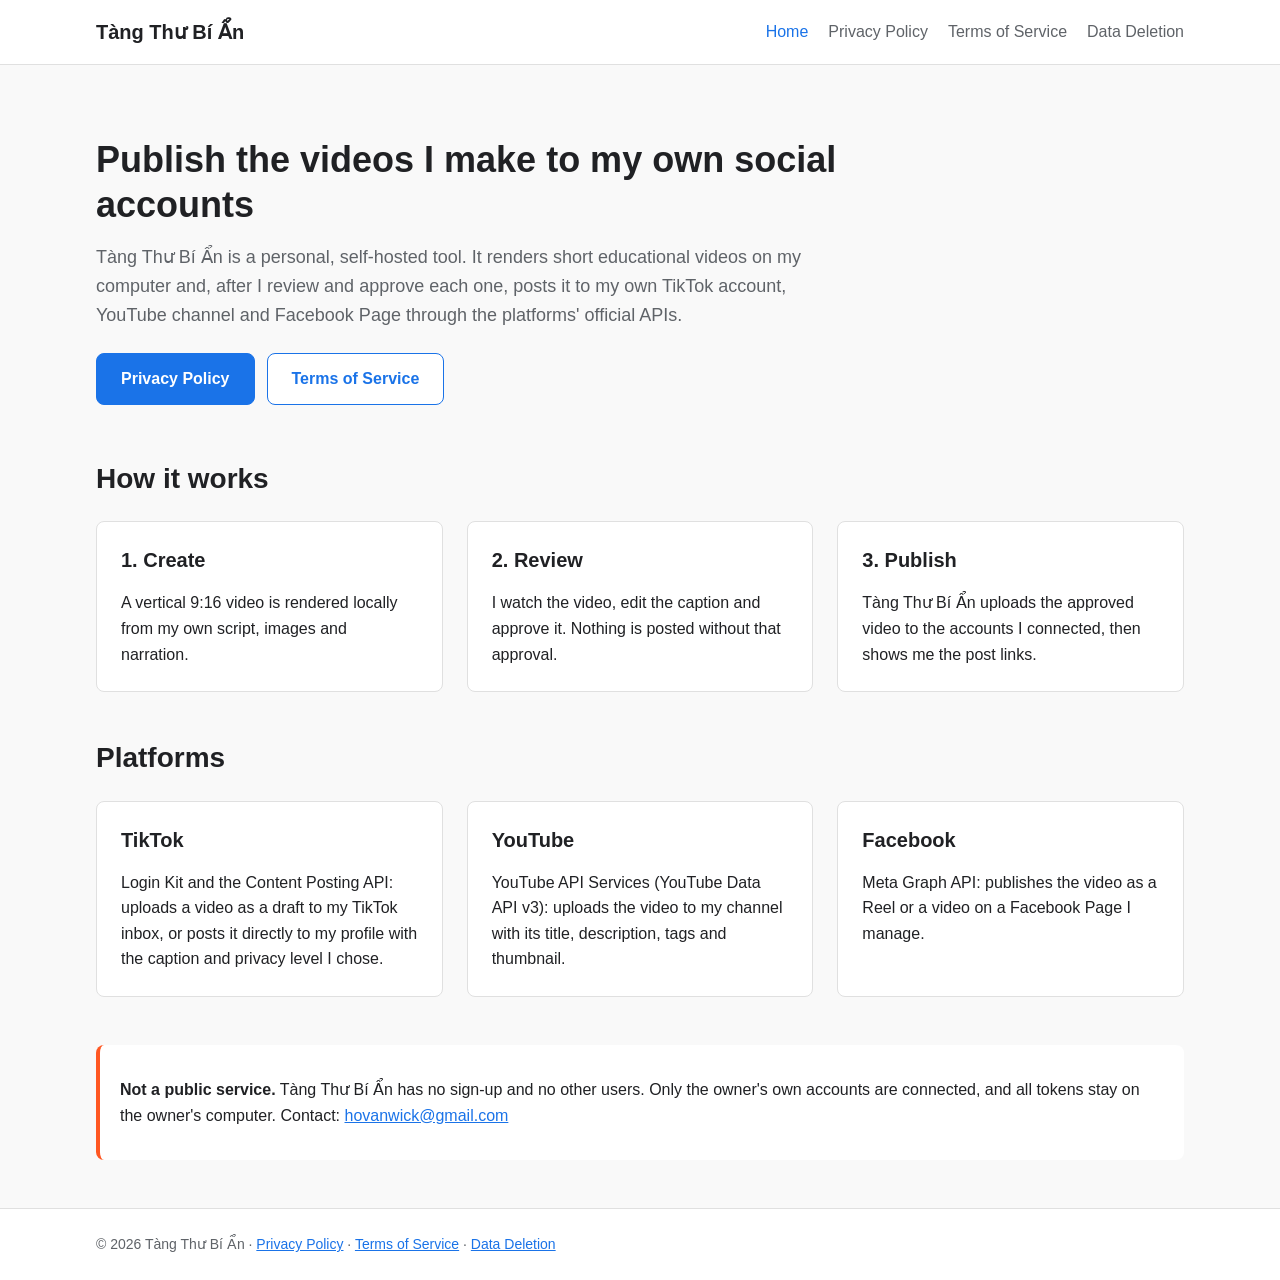
<file: index.html>
<!doctype html>
<html lang="en">
<head>
<meta charset="utf-8">
<meta name="viewport" content="width=device-width, initial-scale=1">
<title>Tàng Thư Bí Ẩn — publish my own videos to TikTok, YouTube and Facebook</title>
<meta name="description" content="Tàng Thư Bí Ẩn is a personal, self-hosted tool that publishes videos its owner creates to the owner's own TikTok account, YouTube channel and Facebook Page.">
<link rel="stylesheet" href="style.css">
</head>
<body>
<header class="site-header">
  <div class="container">
    <a class="brand" href="index.html">Tàng Thư Bí Ẩn</a>
    <nav class="site-nav" aria-label="Main">
      <a href="index.html" aria-current="page">Home</a>
      <a href="privacy.html">Privacy Policy</a>
      <a href="terms.html">Terms of Service</a>
      <a href="data-deletion.html">Data Deletion</a>
    </nav>
  </div>
</header>

<main>
  <div class="container">
    <section class="hero">
      <h1>Publish the videos I make to my own social accounts</h1>
      <p class="lead">Tàng Thư Bí Ẩn is a personal, self-hosted tool. It renders short educational videos on my
        computer and, after I review and approve each one, posts it to my own TikTok account,
        YouTube channel and Facebook Page through the platforms' official APIs.</p>
      <div class="actions">
        <a class="button" href="privacy.html">Privacy Policy</a>
        <a class="button secondary" href="terms.html">Terms of Service</a>
      </div>
    </section>

    <h2 class="section-title">How it works</h2>
    <div class="grid-cards">
      <div class="card">
        <h3>1. Create</h3>
        <p>A vertical 9:16 video is rendered locally from my own script, images and narration.</p>
      </div>
      <div class="card">
        <h3>2. Review</h3>
        <p>I watch the video, edit the caption and approve it. Nothing is posted without that approval.</p>
      </div>
      <div class="card">
        <h3>3. Publish</h3>
        <p>Tàng Thư Bí Ẩn uploads the approved video to the accounts I connected, then shows me the post links.</p>
      </div>
    </div>

    <h2 class="section-title">Platforms</h2>
    <div class="grid-cards">
      <div class="card">
        <h3>TikTok</h3>
        <p>Login Kit and the Content Posting API: uploads a video as a draft to my TikTok inbox, or posts it
          directly to my profile with the caption and privacy level I chose.</p>
      </div>
      <div class="card">
        <h3>YouTube</h3>
        <p>YouTube API Services (YouTube Data API v3): uploads the video to my channel with its title,
          description, tags and thumbnail.</p>
      </div>
      <div class="card">
        <h3>Facebook</h3>
        <p>Meta Graph API: publishes the video as a Reel or a video on a Facebook Page I manage.</p>
      </div>
    </div>

    <div class="section-title note">
      <p><strong>Not a public service.</strong> Tàng Thư Bí Ẩn has no sign-up and no other users. Only the owner's
        own accounts are connected, and all tokens stay on the owner's computer.
        Contact: <a href="mailto:hovanwick@gmail.com">hovanwick@gmail.com</a></p>
    </div>
  </div>
</main>

<footer class="site-footer">
  <div class="container">
    <p>© 2026 Tàng Thư Bí Ẩn · <a href="privacy.html">Privacy Policy</a> · <a href="terms.html">Terms of Service</a> ·
      <a href="data-deletion.html">Data Deletion</a></p>
  </div>
</footer>
</body>
</html>
</file>
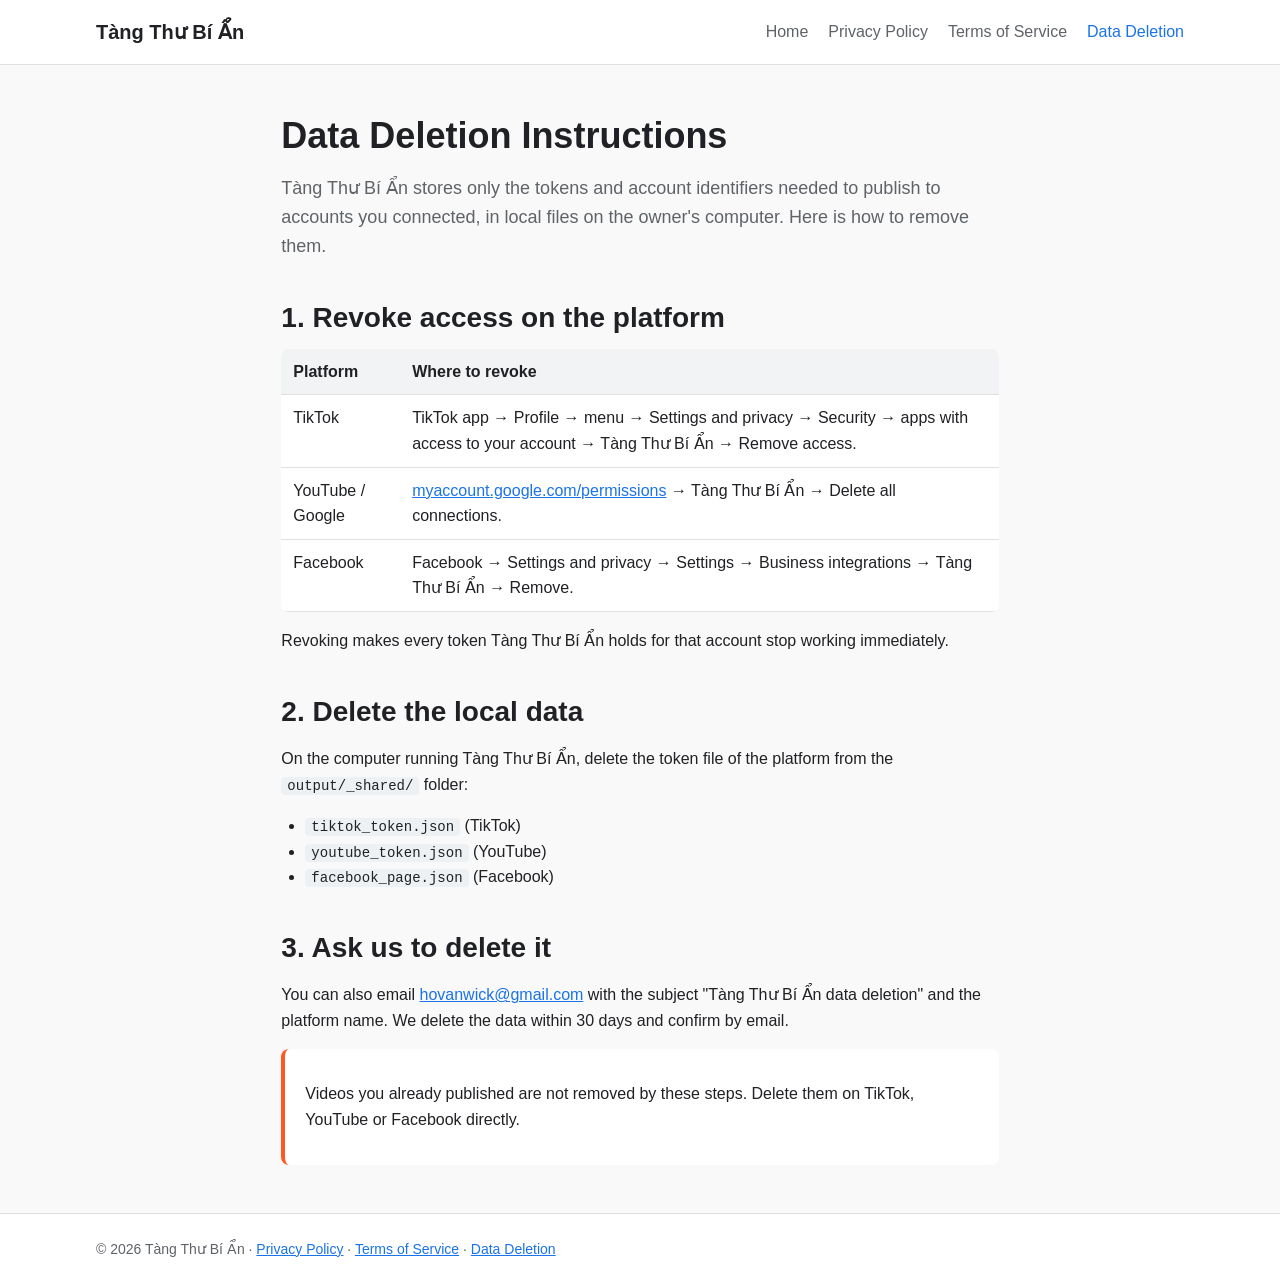
<file: data-deletion.html>
<!doctype html>
<html lang="en">
<head>
<meta charset="utf-8">
<meta name="viewport" content="width=device-width, initial-scale=1">
<title>Data Deletion — Tàng Thư Bí Ẩn</title>
<meta name="description" content="How to disconnect TikTok, YouTube or Facebook from Tàng Thư Bí Ẩn and delete the data it stores.">
<link rel="stylesheet" href="style.css">
</head>
<body>
<header class="site-header">
  <div class="container">
    <a class="brand" href="index.html">Tàng Thư Bí Ẩn</a>
    <nav class="site-nav" aria-label="Main">
      <a href="index.html">Home</a>
      <a href="privacy.html">Privacy Policy</a>
      <a href="terms.html">Terms of Service</a>
      <a href="data-deletion.html" aria-current="page">Data Deletion</a>
    </nav>
  </div>
</header>

<main>
  <div class="container">
    <article class="content">
      <h1>Data Deletion Instructions</h1>
      <p class="lead">Tàng Thư Bí Ẩn stores only the tokens and account identifiers needed to publish to accounts you
        connected, in local files on the owner's computer. Here is how to remove them.</p>

      <h2>1. Revoke access on the platform</h2>
      <div class="table-wrap">
        <table>
          <thead>
            <tr><th scope="col">Platform</th><th scope="col">Where to revoke</th></tr>
          </thead>
          <tbody>
            <tr>
              <td>TikTok</td>
              <td>TikTok app → Profile → menu → Settings and privacy → Security → apps with access to your
                account → Tàng Thư Bí Ẩn → Remove access.</td>
            </tr>
            <tr>
              <td>YouTube / Google</td>
              <td><a href="https://myaccount.google.com/permissions">myaccount.google.com/permissions</a> →
                Tàng Thư Bí Ẩn → Delete all connections.</td>
            </tr>
            <tr>
              <td>Facebook</td>
              <td>Facebook → Settings and privacy → Settings → Business integrations → Tàng Thư Bí Ẩn → Remove.</td>
            </tr>
          </tbody>
        </table>
      </div>
      <p>Revoking makes every token Tàng Thư Bí Ẩn holds for that account stop working immediately.</p>

      <h2>2. Delete the local data</h2>
      <p>On the computer running Tàng Thư Bí Ẩn, delete the token file of the platform from the
        <code>output/_shared/</code> folder:</p>
      <ul>
        <li><code>tiktok_token.json</code> (TikTok)</li>
        <li><code>youtube_token.json</code> (YouTube)</li>
        <li><code>facebook_page.json</code> (Facebook)</li>
      </ul>

      <h2>3. Ask us to delete it</h2>
      <p>You can also email <a href="mailto:hovanwick@gmail.com">hovanwick@gmail.com</a> with the subject
        "Tàng Thư Bí Ẩn data deletion" and the platform name. We delete the data within 30 days and confirm by
        email.</p>

      <div class="note">
        <p>Videos you already published are not removed by these steps. Delete them on TikTok, YouTube or
          Facebook directly.</p>
      </div>
    </article>
  </div>
</main>

<footer class="site-footer">
  <div class="container">
    <p>© 2026 Tàng Thư Bí Ẩn · <a href="privacy.html">Privacy Policy</a> · <a href="terms.html">Terms of Service</a> ·
      <a href="data-deletion.html">Data Deletion</a></p>
  </div>
</footer>
</body>
</html>
</file>
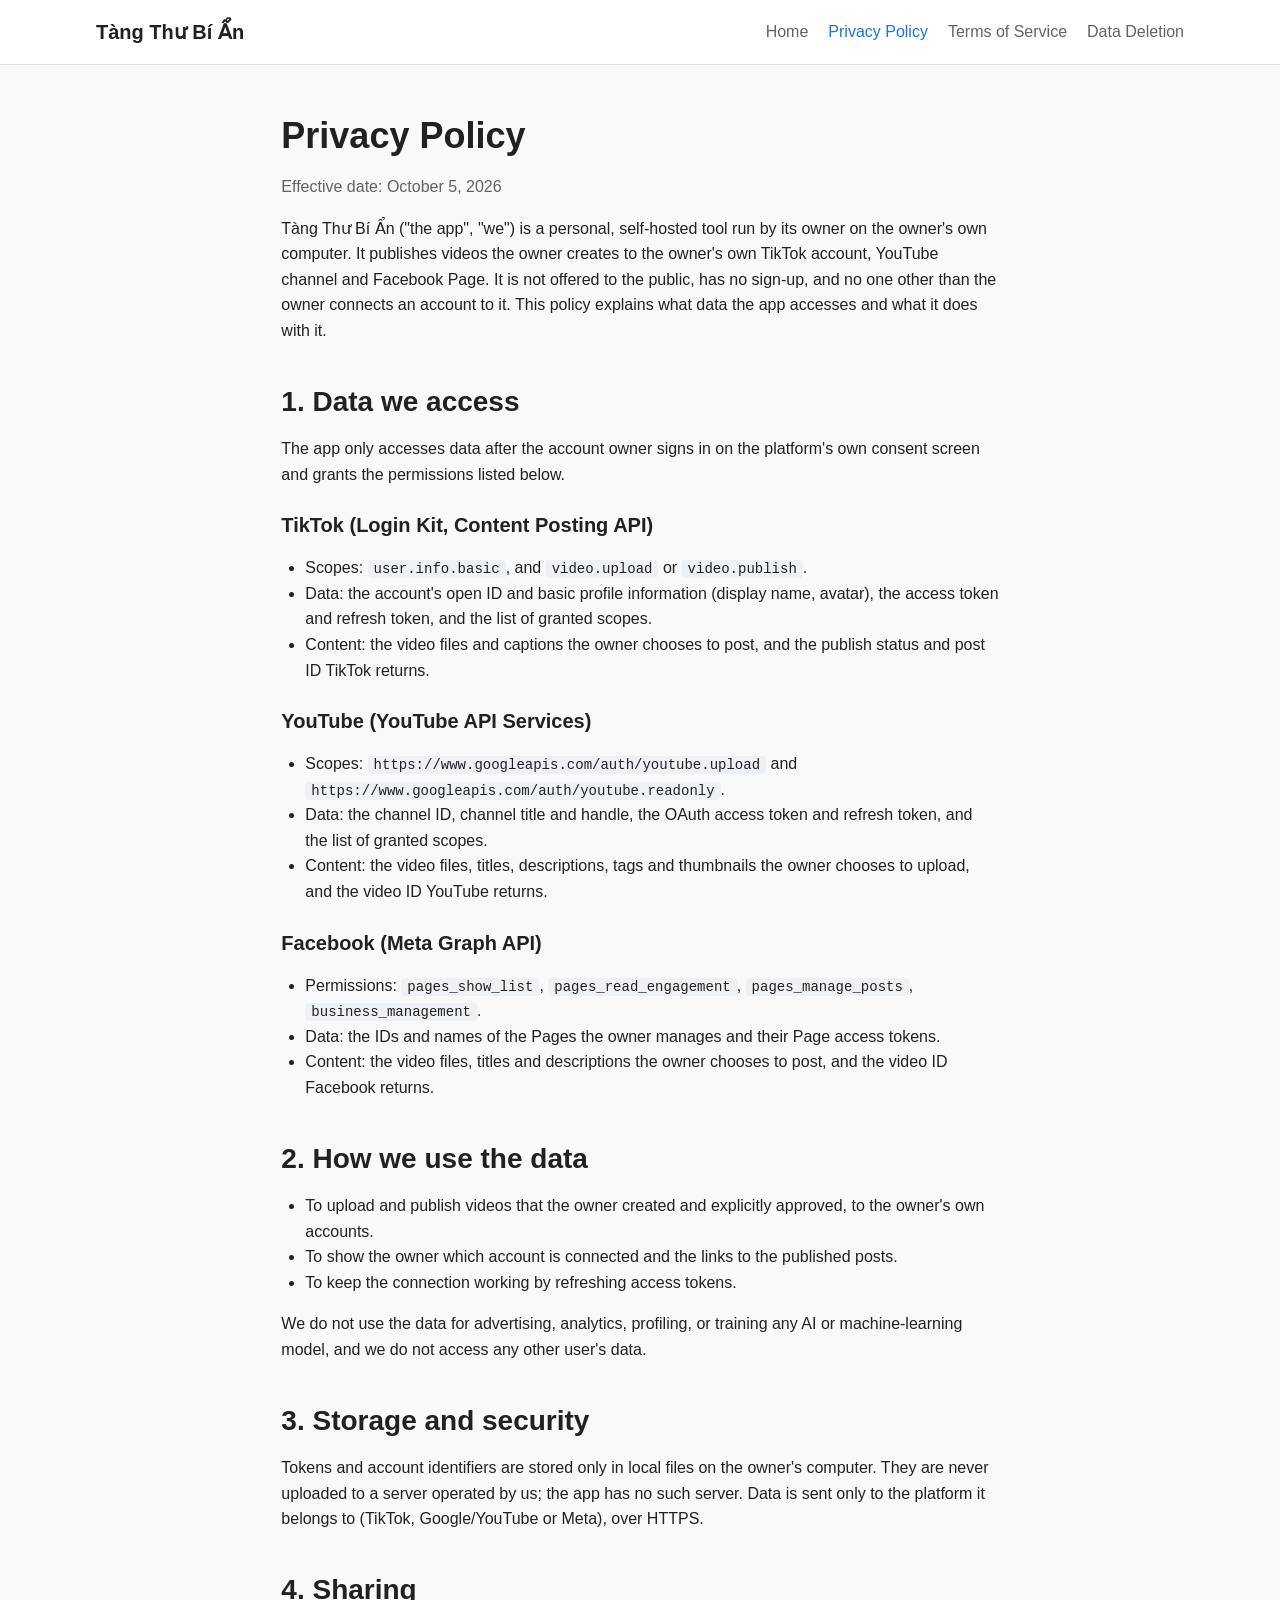
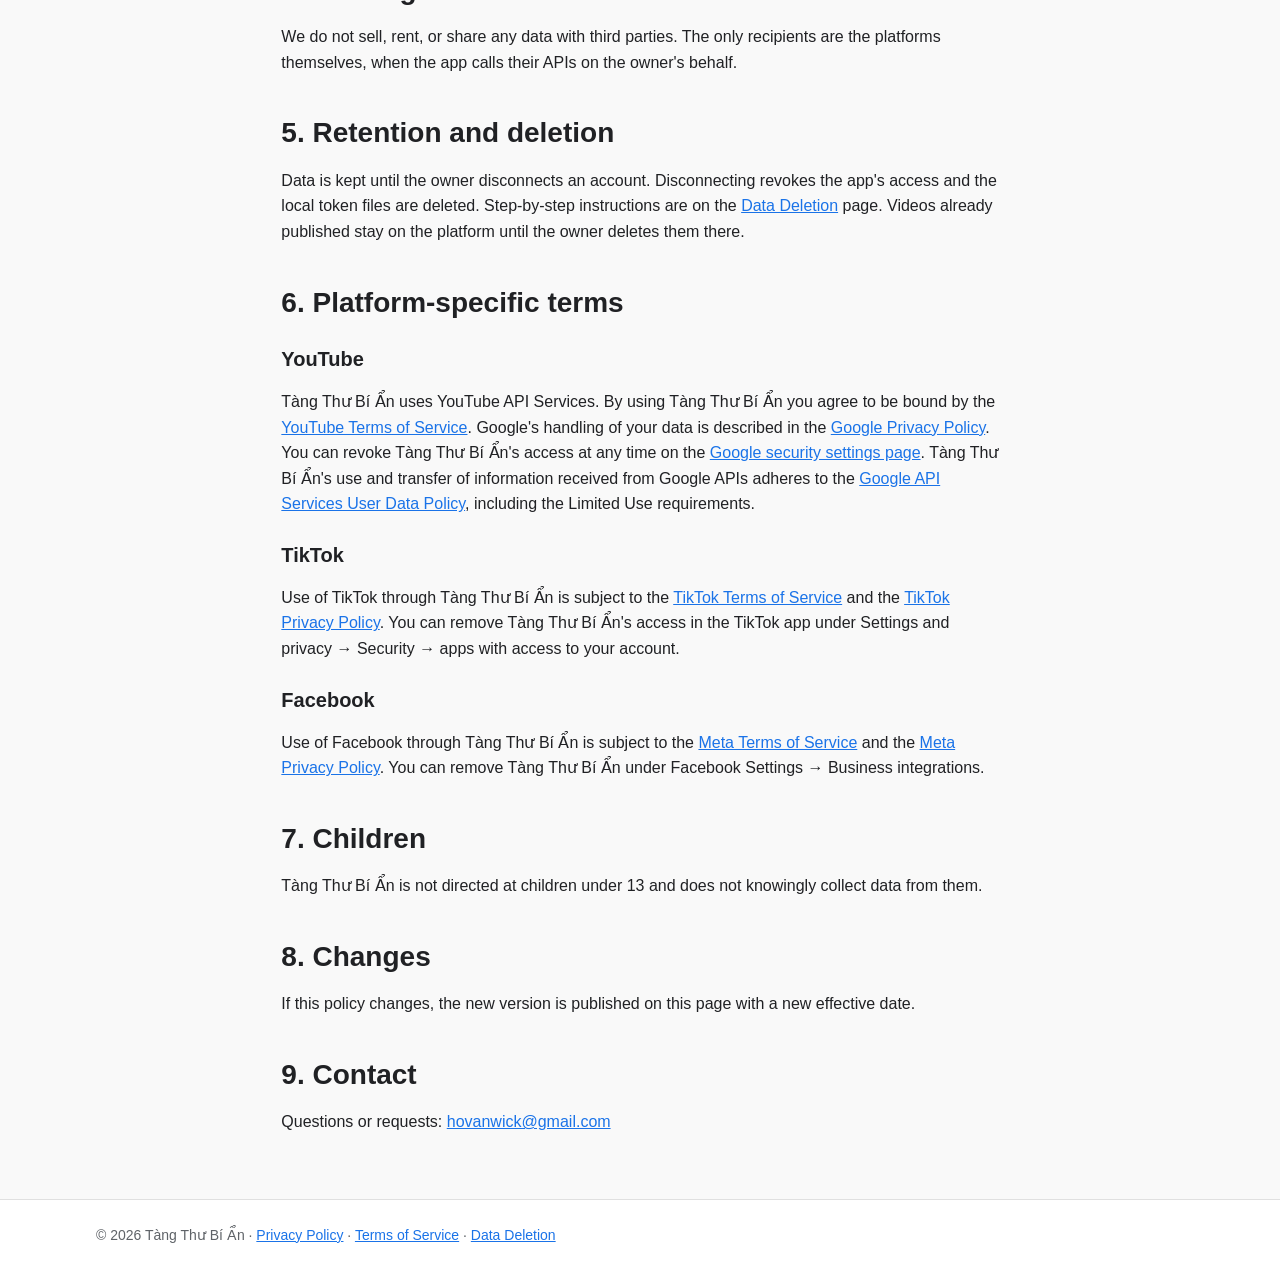
<file: privacy.html>
<!doctype html>
<html lang="en">
<head>
<meta charset="utf-8">
<meta name="viewport" content="width=device-width, initial-scale=1">
<title>Privacy Policy — Tàng Thư Bí Ẩn</title>
<meta name="description" content="How Tàng Thư Bí Ẩn accesses, uses, stores and deletes data from TikTok, YouTube and Facebook.">
<link rel="stylesheet" href="style.css">
</head>
<body>
<header class="site-header">
  <div class="container">
    <a class="brand" href="index.html">Tàng Thư Bí Ẩn</a>
    <nav class="site-nav" aria-label="Main">
      <a href="index.html">Home</a>
      <a href="privacy.html" aria-current="page">Privacy Policy</a>
      <a href="terms.html">Terms of Service</a>
      <a href="data-deletion.html">Data Deletion</a>
    </nav>
  </div>
</header>

<main>
  <div class="container">
    <article class="content">
      <h1>Privacy Policy</h1>
      <p class="muted">Effective date: October 5, 2026</p>

      <p>Tàng Thư Bí Ẩn ("the app", "we") is a personal, self-hosted tool run by its owner on the owner's own
        computer. It publishes videos the owner creates to the owner's own TikTok account, YouTube channel
        and Facebook Page. It is not offered to the public, has no sign-up, and no one other than the owner
        connects an account to it. This policy explains what data the app accesses and what it does with it.</p>

      <h2>1. Data we access</h2>
      <p>The app only accesses data after the account owner signs in on the platform's own consent screen
        and grants the permissions listed below.</p>

      <h3>TikTok (Login Kit, Content Posting API)</h3>
      <ul>
        <li>Scopes: <code>user.info.basic</code>, and <code>video.upload</code> or <code>video.publish</code>.</li>
        <li>Data: the account's open ID and basic profile information (display name, avatar), the access token
          and refresh token, and the list of granted scopes.</li>
        <li>Content: the video files and captions the owner chooses to post, and the publish status and post ID
          TikTok returns.</li>
      </ul>

      <h3>YouTube (YouTube API Services)</h3>
      <ul>
        <li>Scopes: <code>https://www.googleapis.com/auth/youtube.upload</code> and
          <code>https://www.googleapis.com/auth/youtube.readonly</code>.</li>
        <li>Data: the channel ID, channel title and handle, the OAuth access token and refresh token, and the
          list of granted scopes.</li>
        <li>Content: the video files, titles, descriptions, tags and thumbnails the owner chooses to upload, and
          the video ID YouTube returns.</li>
      </ul>

      <h3>Facebook (Meta Graph API)</h3>
      <ul>
        <li>Permissions: <code>pages_show_list</code>, <code>pages_read_engagement</code>,
          <code>pages_manage_posts</code>, <code>business_management</code>.</li>
        <li>Data: the IDs and names of the Pages the owner manages and their Page access tokens.</li>
        <li>Content: the video files, titles and descriptions the owner chooses to post, and the video ID
          Facebook returns.</li>
      </ul>

      <h2>2. How we use the data</h2>
      <ul>
        <li>To upload and publish videos that the owner created and explicitly approved, to the owner's own
          accounts.</li>
        <li>To show the owner which account is connected and the links to the published posts.</li>
        <li>To keep the connection working by refreshing access tokens.</li>
      </ul>
      <p>We do not use the data for advertising, analytics, profiling, or training any AI or machine-learning
        model, and we do not access any other user's data.</p>

      <h2>3. Storage and security</h2>
      <p>Tokens and account identifiers are stored only in local files on the owner's computer. They are never
        uploaded to a server operated by us; the app has no such server. Data is sent only to the platform it
        belongs to (TikTok, Google/YouTube or Meta), over HTTPS.</p>

      <h2>4. Sharing</h2>
      <p>We do not sell, rent, or share any data with third parties. The only recipients are the platforms
        themselves, when the app calls their APIs on the owner's behalf.</p>

      <h2>5. Retention and deletion</h2>
      <p>Data is kept until the owner disconnects an account. Disconnecting revokes the app's access and the
        local token files are deleted. Step-by-step instructions are on the
        <a href="data-deletion.html">Data Deletion</a> page. Videos already published stay on the platform until
        the owner deletes them there.</p>

      <h2>6. Platform-specific terms</h2>
      <h3>YouTube</h3>
      <p>Tàng Thư Bí Ẩn uses YouTube API Services. By using Tàng Thư Bí Ẩn you agree to be bound by the
        <a href="https://www.youtube.com/t/terms">YouTube Terms of Service</a>. Google's handling of your data is
        described in the <a href="https://policies.google.com/privacy">Google Privacy Policy</a>. You can revoke
        Tàng Thư Bí Ẩn's access at any time on the
        <a href="https://security.google.com/settings/security/permissions">Google security settings page</a>.
        Tàng Thư Bí Ẩn's use and transfer of information received from Google APIs adheres to the
        <a href="https://developers.google.com/terms/api-services-user-data-policy">Google API Services User Data
        Policy</a>, including the Limited Use requirements.</p>
      <h3>TikTok</h3>
      <p>Use of TikTok through Tàng Thư Bí Ẩn is subject to the
        <a href="https://www.tiktok.com/legal/terms-of-service">TikTok Terms of Service</a> and the
        <a href="https://www.tiktok.com/legal/privacy-policy">TikTok Privacy Policy</a>. You can remove Tàng Thư Bí Ẩn's
        access in the TikTok app under Settings and privacy → Security → apps with access to your account.</p>
      <h3>Facebook</h3>
      <p>Use of Facebook through Tàng Thư Bí Ẩn is subject to the
        <a href="https://www.facebook.com/terms.php">Meta Terms of Service</a> and the
        <a href="https://www.facebook.com/privacy/policy/">Meta Privacy Policy</a>. You can remove Tàng Thư Bí Ẩn under
        Facebook Settings → Business integrations.</p>

      <h2>7. Children</h2>
      <p>Tàng Thư Bí Ẩn is not directed at children under 13 and does not knowingly collect data from them.</p>

      <h2>8. Changes</h2>
      <p>If this policy changes, the new version is published on this page with a new effective date.</p>

      <h2>9. Contact</h2>
      <p>Questions or requests: <a href="mailto:hovanwick@gmail.com">hovanwick@gmail.com</a></p>
    </article>
  </div>
</main>

<footer class="site-footer">
  <div class="container">
    <p>© 2026 Tàng Thư Bí Ẩn · <a href="privacy.html">Privacy Policy</a> · <a href="terms.html">Terms of Service</a> ·
      <a href="data-deletion.html">Data Deletion</a></p>
  </div>
</footer>
</body>
</html>
</file>
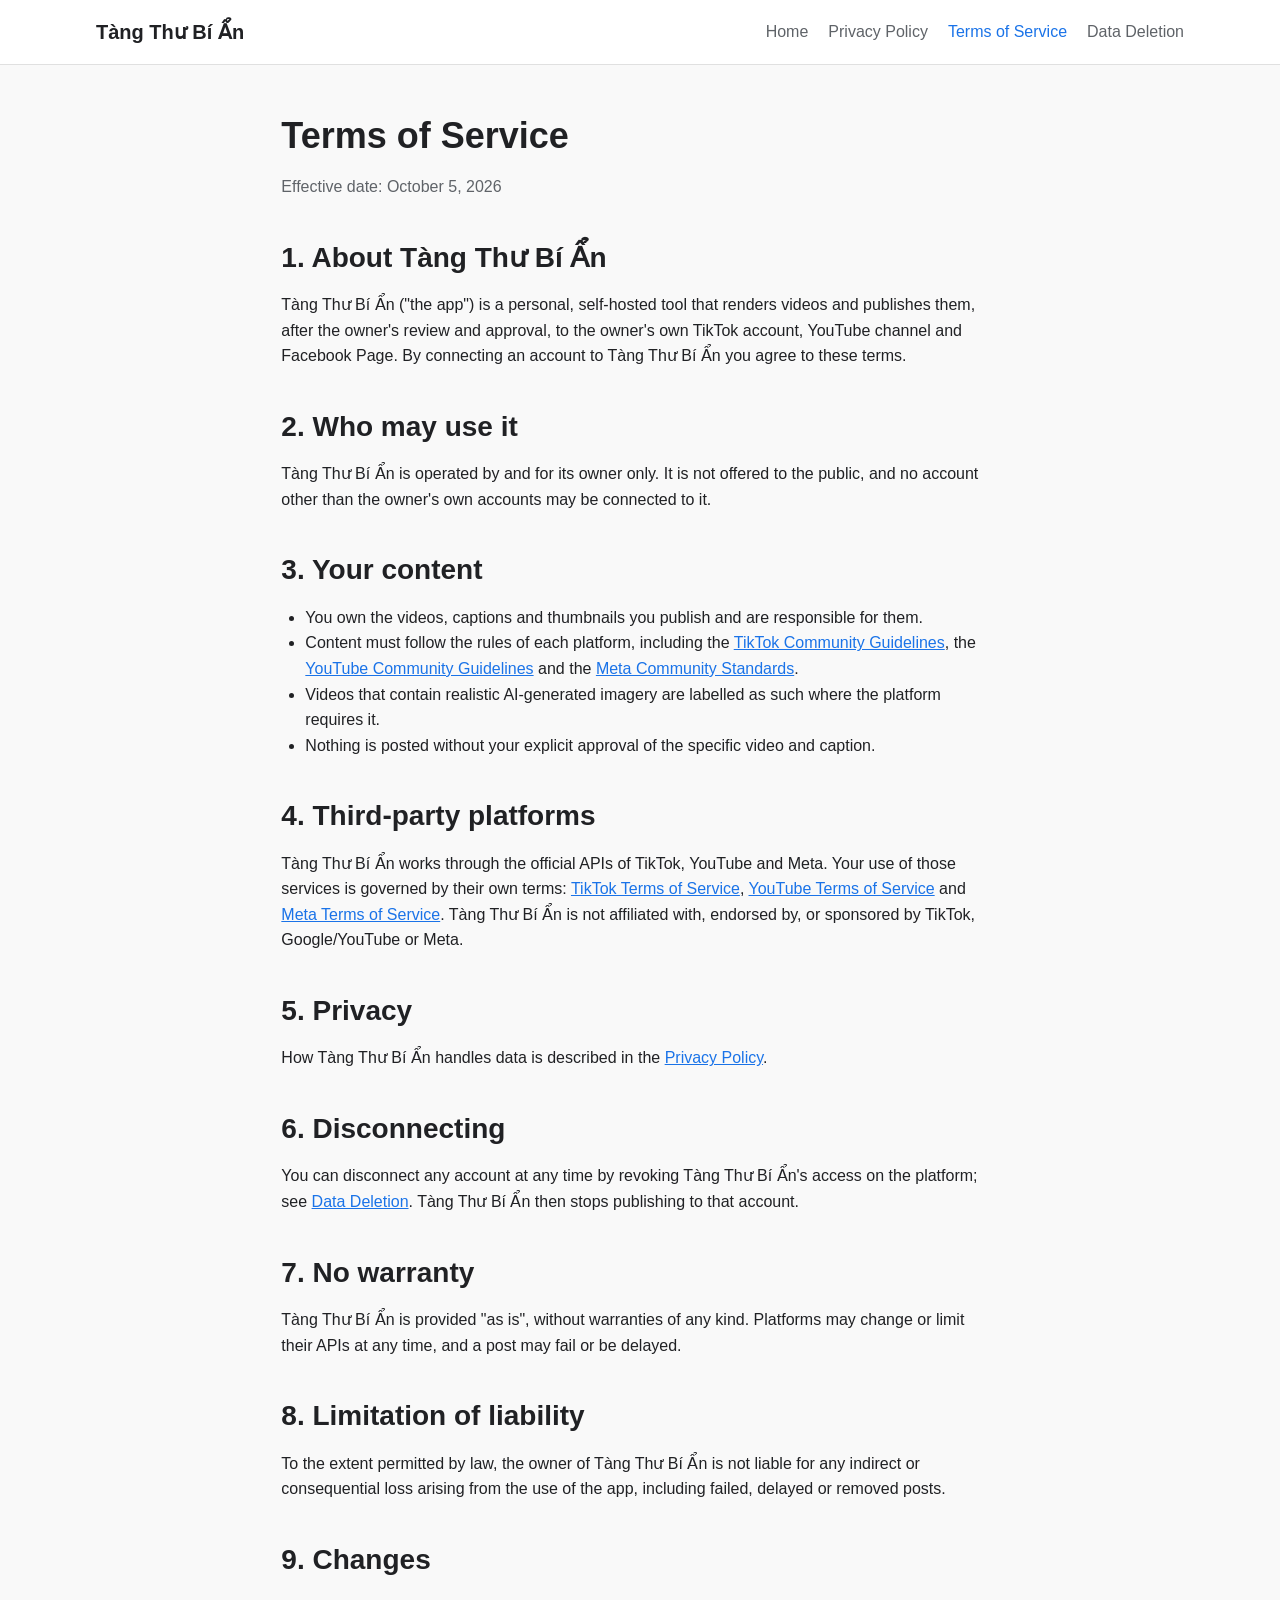
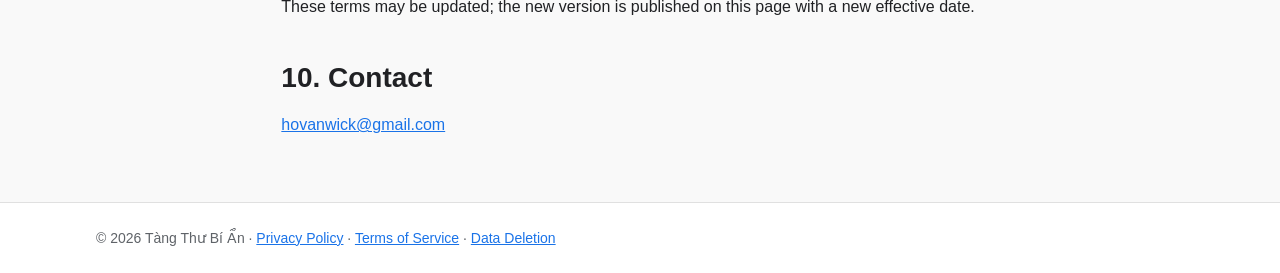
<file: terms.html>
<!doctype html>
<html lang="en">
<head>
<meta charset="utf-8">
<meta name="viewport" content="width=device-width, initial-scale=1">
<title>Terms of Service — Tàng Thư Bí Ẩn</title>
<meta name="description" content="Terms of Service for Tàng Thư Bí Ẩn, a personal tool that publishes the owner's videos to TikTok, YouTube and Facebook.">
<link rel="stylesheet" href="style.css">
</head>
<body>
<header class="site-header">
  <div class="container">
    <a class="brand" href="index.html">Tàng Thư Bí Ẩn</a>
    <nav class="site-nav" aria-label="Main">
      <a href="index.html">Home</a>
      <a href="privacy.html">Privacy Policy</a>
      <a href="terms.html" aria-current="page">Terms of Service</a>
      <a href="data-deletion.html">Data Deletion</a>
    </nav>
  </div>
</header>

<main>
  <div class="container">
    <article class="content">
      <h1>Terms of Service</h1>
      <p class="muted">Effective date: October 5, 2026</p>

      <h2>1. About Tàng Thư Bí Ẩn</h2>
      <p>Tàng Thư Bí Ẩn ("the app") is a personal, self-hosted tool that renders videos and publishes them, after the
        owner's review and approval, to the owner's own TikTok account, YouTube channel and Facebook Page. By
        connecting an account to Tàng Thư Bí Ẩn you agree to these terms.</p>

      <h2>2. Who may use it</h2>
      <p>Tàng Thư Bí Ẩn is operated by and for its owner only. It is not offered to the public, and no account other
        than the owner's own accounts may be connected to it.</p>

      <h2>3. Your content</h2>
      <ul>
        <li>You own the videos, captions and thumbnails you publish and are responsible for them.</li>
        <li>Content must follow the rules of each platform, including the
          <a href="https://www.tiktok.com/community-guidelines">TikTok Community Guidelines</a>, the
          <a href="https://www.youtube.com/howyoutubeworks/policies/community-guidelines/">YouTube Community
          Guidelines</a> and the <a href="https://transparency.meta.com/policies/community-standards/">Meta
          Community Standards</a>.</li>
        <li>Videos that contain realistic AI-generated imagery are labelled as such where the platform requires it.</li>
        <li>Nothing is posted without your explicit approval of the specific video and caption.</li>
      </ul>

      <h2>4. Third-party platforms</h2>
      <p>Tàng Thư Bí Ẩn works through the official APIs of TikTok, YouTube and Meta. Your use of those services is
        governed by their own terms:
        <a href="https://www.tiktok.com/legal/terms-of-service">TikTok Terms of Service</a>,
        <a href="https://www.youtube.com/t/terms">YouTube Terms of Service</a> and
        <a href="https://www.facebook.com/terms.php">Meta Terms of Service</a>. Tàng Thư Bí Ẩn is not affiliated with,
        endorsed by, or sponsored by TikTok, Google/YouTube or Meta.</p>

      <h2>5. Privacy</h2>
      <p>How Tàng Thư Bí Ẩn handles data is described in the <a href="privacy.html">Privacy Policy</a>.</p>

      <h2>6. Disconnecting</h2>
      <p>You can disconnect any account at any time by revoking Tàng Thư Bí Ẩn's access on the platform; see
        <a href="data-deletion.html">Data Deletion</a>. Tàng Thư Bí Ẩn then stops publishing to that account.</p>

      <h2>7. No warranty</h2>
      <p>Tàng Thư Bí Ẩn is provided "as is", without warranties of any kind. Platforms may change or limit their APIs
        at any time, and a post may fail or be delayed.</p>

      <h2>8. Limitation of liability</h2>
      <p>To the extent permitted by law, the owner of Tàng Thư Bí Ẩn is not liable for any indirect or consequential
        loss arising from the use of the app, including failed, delayed or removed posts.</p>

      <h2>9. Changes</h2>
      <p>These terms may be updated; the new version is published on this page with a new effective date.</p>

      <h2>10. Contact</h2>
      <p><a href="mailto:hovanwick@gmail.com">hovanwick@gmail.com</a></p>
    </article>
  </div>
</main>

<footer class="site-footer">
  <div class="container">
    <p>© 2026 Tàng Thư Bí Ẩn · <a href="privacy.html">Privacy Policy</a> · <a href="terms.html">Terms of Service</a> ·
      <a href="data-deletion.html">Data Deletion</a></p>
  </div>
</footer>
</body>
</html>
</file>
<file: style.css>
:root {
  --primary: #1A73E8;
  --secondary: #F9F9F9;
  --accent: #FF5722;
  --text: #202124;
  --muted: #5f6368;
  --border: #e0e0e0;
}

* { box-sizing: border-box; }

html { -webkit-text-size-adjust: 100%; }

body {
  margin: 0;
  background: var(--secondary);
  color: var(--text);
  font-family: Inter, "Segoe UI", Roboto, Arial, sans-serif;
  font-size: 16px;
  font-weight: 400;
  line-height: 1.6;
}

.container {
  display: grid;
  grid-template-columns: repeat(12, minmax(0, 1fr));
  gap: 24px;
  max-width: 1120px;
  margin: 0 auto;
  padding: 0 16px;
}

a { color: var(--primary); }

h1 { font-size: 36px; font-weight: 700; line-height: 1.25; margin: 0 0 16px; }
h2 { font-size: 28px; font-weight: 700; line-height: 1.3; margin: 40px 0 12px; }
h3 { font-size: 20px; font-weight: 600; line-height: 1.4; margin: 24px 0 8px; }
p, li, td, th { font-size: 16px; }
ul { padding-left: 24px; }
code { background: #eef1f4; border-radius: 4px; padding: 1px 6px; font-size: 14px; }

.muted { color: var(--muted); }

/* Header */
.site-header { background: #fff; border-bottom: 1px solid var(--border); }
.site-header .container { align-items: center; min-height: 64px; }
.brand { grid-column: span 4; color: var(--text); font-size: 20px; font-weight: 700; text-decoration: none; }
.site-nav { grid-column: span 8; display: flex; flex-wrap: wrap; gap: 8px 20px; justify-content: flex-end; }
.site-nav a { color: var(--muted); font-weight: 500; text-decoration: none; }
.site-nav a:hover, .site-nav a[aria-current="page"] { color: var(--primary); }

/* Main */
main .container { padding-top: 48px; padding-bottom: 48px; }
.content { grid-column: 3 / span 8; }
.lead { color: var(--muted); font-size: 18px; margin: 0 0 24px; }

.hero { grid-column: 1 / -1; padding: 24px 0 8px; }
.hero h1 { max-width: 760px; }
.hero .lead { max-width: 720px; }
.actions { display: flex; flex-wrap: wrap; gap: 12px; }

.button {
  display: inline-block;
  border: 1px solid var(--primary);
  border-radius: 8px;
  padding: 12px 24px;
  background: var(--primary);
  color: #fff;
  font-weight: 600;
  text-decoration: none;
  transition: box-shadow .2s;
}
.button:hover { box-shadow: 0 2px 8px rgba(0, 0, 0, .2); }
.button.secondary { background: #fff; color: var(--primary); }

.card { background: #fff; border: 1px solid var(--border); border-radius: 8px; padding: 24px; }
.card h3 { margin-top: 0; }
.card p:last-child { margin-bottom: 0; }

.grid-cards { grid-column: 1 / -1; display: grid; grid-template-columns: repeat(12, minmax(0, 1fr)); gap: 24px; }
.grid-cards .card { grid-column: span 4; }

.section-title { grid-column: 1 / -1; margin: 24px 0 0; }

.note { border-left: 4px solid var(--accent); background: #fff; border-radius: 8px; padding: 16px 20px; }

table { width: 100%; border-collapse: collapse; background: #fff; border-radius: 8px; overflow: hidden; }
th, td { border-bottom: 1px solid var(--border); padding: 10px 12px; text-align: left; vertical-align: top; }
th { background: #f1f3f4; font-weight: 600; }
.table-wrap { overflow-x: auto; }

/* Footer */
.site-footer { background: #fff; border-top: 1px solid var(--border); }
.site-footer .container { padding-top: 24px; padding-bottom: 24px; }
.site-footer p { grid-column: 1 / -1; margin: 0; color: var(--muted); font-size: 14px; }

@media (max-width: 900px) {
  .content { grid-column: 1 / -1; }
  .grid-cards .card { grid-column: span 6; }
}

@media (max-width: 600px) {
  h1 { font-size: 28px; }
  h2 { font-size: 24px; }
  .brand, .site-nav { grid-column: 1 / -1; }
  .site-header .container { padding-top: 12px; padding-bottom: 12px; gap: 8px; }
  .site-nav { justify-content: flex-start; }
  .grid-cards .card { grid-column: 1 / -1; }
  main .container { padding-top: 32px; padding-bottom: 32px; }
}
</file>
